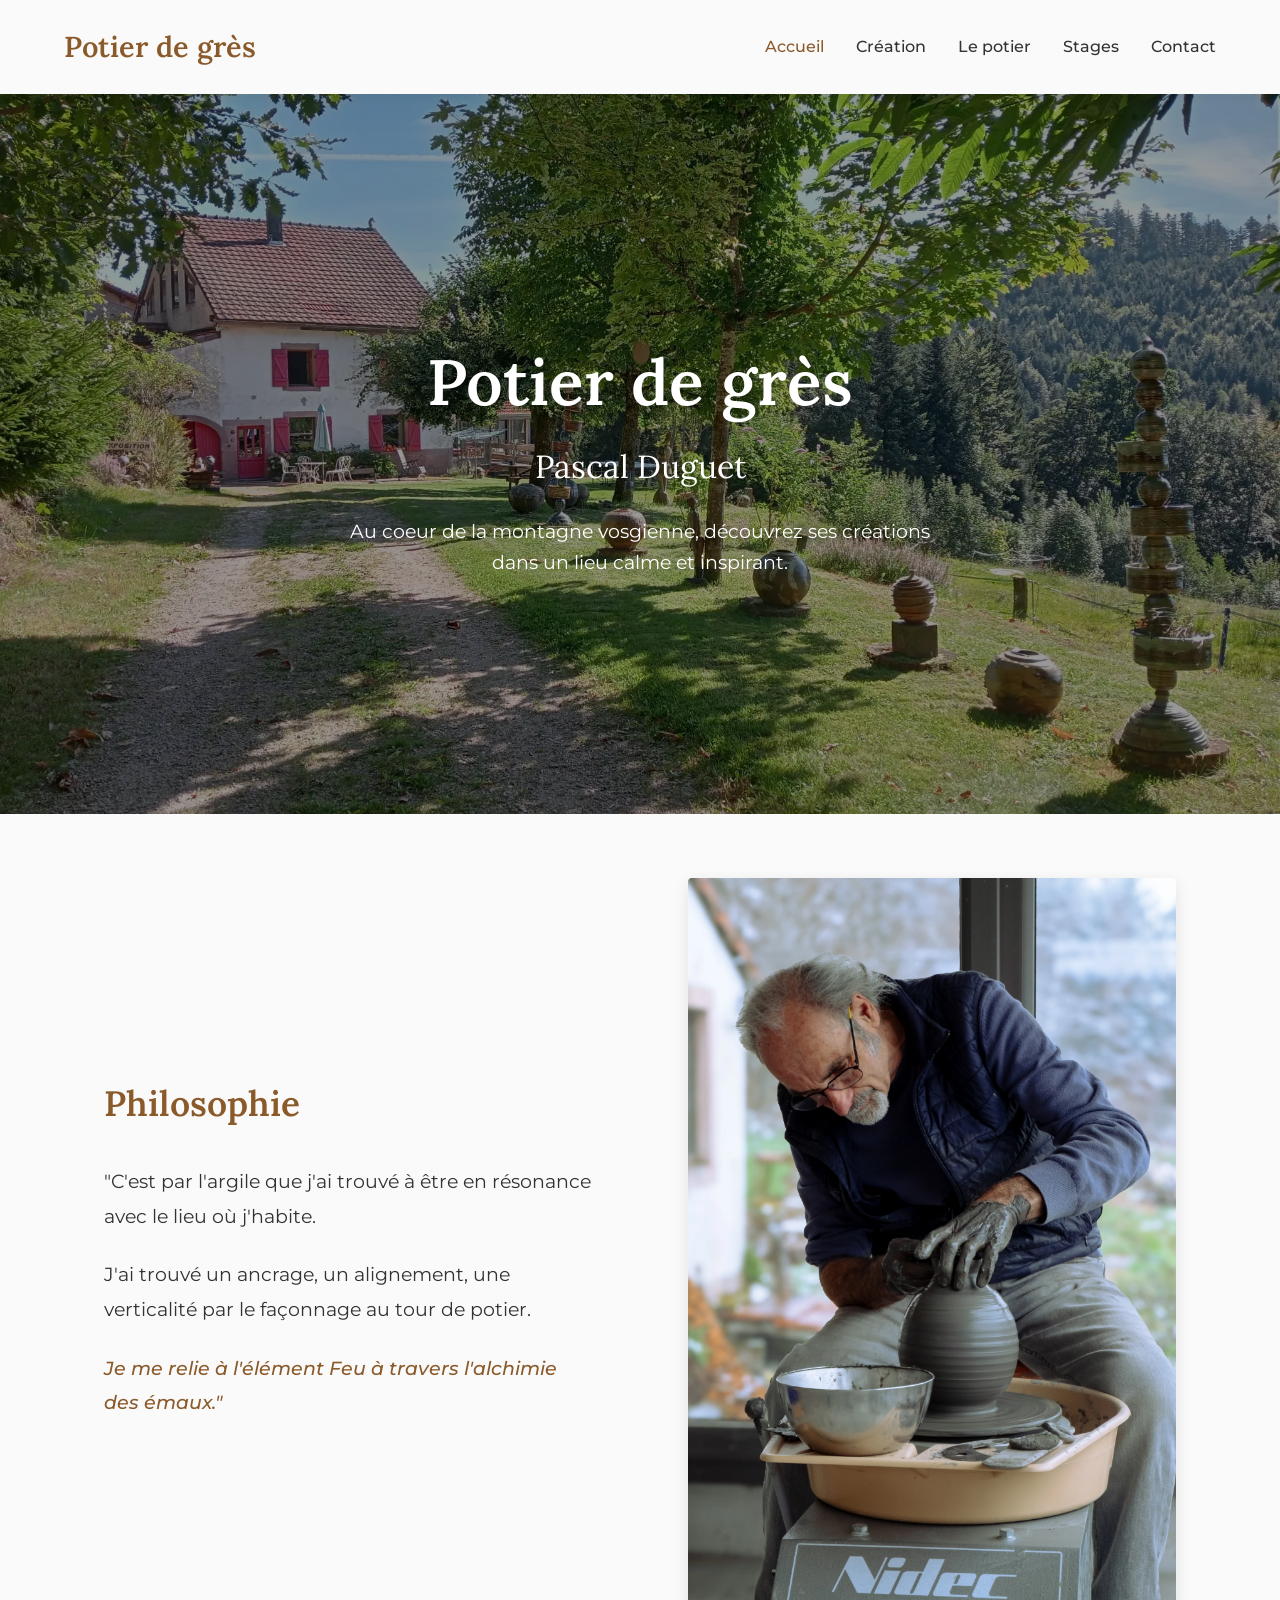
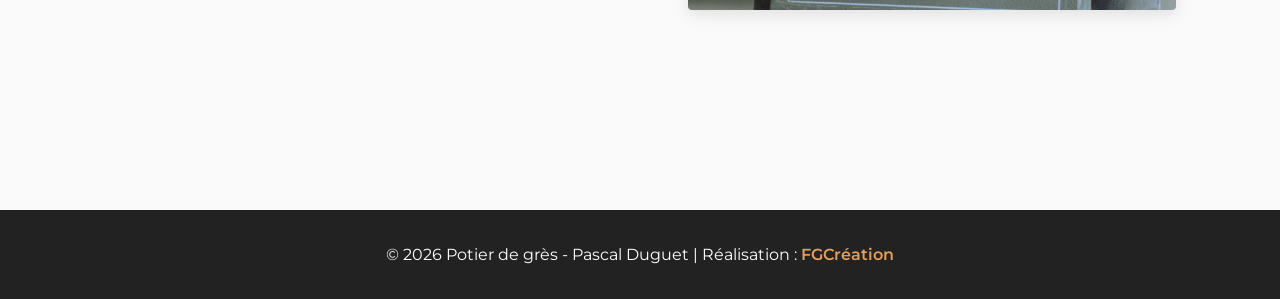
<file: index.html>
<!doctype html>
<html lang="fr">
  <head>
    <meta charset="UTF-8" />
    <meta name="viewport" content="width=device-width, initial-scale=1.0" />
    <meta
      name="google-site-verification"
      content="J8Ce5PyjNcm_m3KuXxHTy6TBnriRTTgAE74QTmac-do"
    />
    <title>
      Pascal Duguet | Potier de grès & Céramique dans les Vosges (Le Tholy)
    </title>
    <meta
      name="description"
      content="Découvrez l'atelier de Pascal Duguet, potier de grès au cœur des Vosges. Créations artisanales uniques, cuissons au bois Anagama, Oyas pour le jardin et exposition permanente."
    />
    <link rel="stylesheet" href="styles.css" />
  </head>
  <body>
    <header>
      <div class="logo">Potier de grès</div>
      <button class="burger-menu">☰</button>
      <nav>
        <ul>
          <li><a href="index.html" class="active">Accueil</a></li>
          <li><a href="creation.html">Création</a></li>
          <li><a href="potier.html">Le potier</a></li>
          <li><a href="stages.html">Stages</a></li>
          <li><a href="contact.html">Contact</a></li>
        </ul>
      </nav>
    </header>

    <main>
      <section class="hero">
        <h1>Potier de grès</h1>
        <h2>Pascal Duguet</h2>
        <p class="editable">
          Au coeur de la montagne vosgienne, découvrez ses créations dans un
          lieu calme et inspirant.
        </p>
      </section>

      <div class="container">
        <section class="split-section">
          <div
            style="
              padding-right: 2rem;
              display: flex;
              flex-direction: column;
              justify-content: center;
            "
          >
            <h2
              class="editable"
              style="
                color: var(--primary-color);
                margin-bottom: 2rem;
                font-size: 2.2rem;
              "
            >
              Philosophie
            </h2>

            <div
              class="editable"
              style="
                font-size: 1.2rem;
                line-height: 1.8;
                color: var(--text-color);
              "
            >
              <p style="margin-bottom: 1.5rem">
                "C'est par l'argile que j'ai trouvé à être en résonance avec le
                lieu où j'habite.
              </p>
              <p style="margin-bottom: 1.5rem">
                J'ai trouvé un ancrage, un alignement, une verticalité par le
                façonnage au tour de potier.
              </p>
              <p
                style="
                  font-style: italic;
                  font-weight: 500;
                  color: var(--primary-color);
                "
              >
                Je me relie à l'élément Feu à travers l'alchimie des émaux."
              </p>
            </div>
          </div>

          <div class="image-container">
            <img
              src="assets/Photos site internet/mr_duduet_2_resultat.webp"
              alt="Création en grès"
            />
          </div>
        </section>
      </div>
    </main>

    <footer>
      <p>
        © 2026 Potier de grès - Pascal Duguet | Réalisation :
        <a
          href="https://fgcreation.eu"
          target="_blank"
          rel="noopener noreferrer"
          class="lien-fg"
          >FGCréation</a
        >
      </p>
    </footer>

    <script src="script.js"></script>
  </body>
</html>
</file>
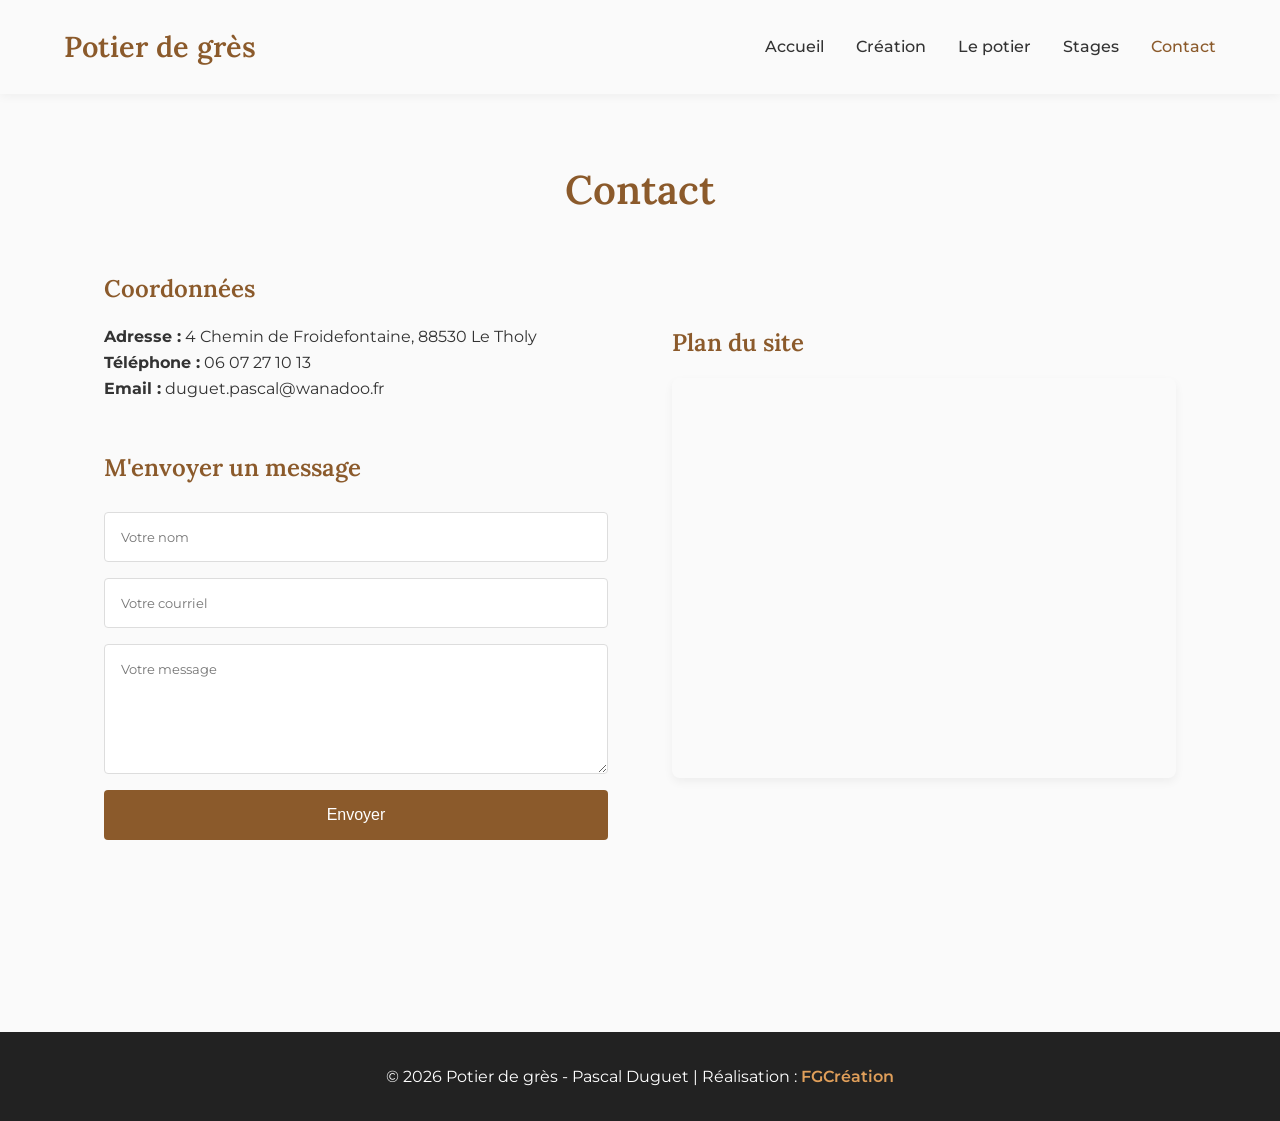
<file: contact.html>
<!doctype html>
<html lang="fr">
  <head>
    <meta charset="UTF-8" />
    <meta name="viewport" content="width=device-width, initial-scale=1.0" />
   <title>Contact & Plan d'accès à l'atelier | Pascal Duguet, Le Tholy</title>
    <meta name="description" content="Contactez Pascal Duguet pour vos commandes d'Oyas ou pour réserver un stage de poterie. Retrouvez le plan d'accès à l'atelier situé au 4 Chemin de Froidefontaine, 88530 Le Tholy." />
    <link rel="stylesheet" href="styles.css" />
  </head>
  <body>
    <header>
      <div class="logo">Potier de grès</div>
      <button class="burger-menu">☰</button>
      <nav>
        <ul>
          <li><a href="index.html">Accueil</a></li>
          <li><a href="creation.html">Création</a></li>
          <li><a href="potier.html">Le potier</a></li>
          <li><a href="stages.html">Stages</a></li>
          <li><a href="contact.html" class="active">Contact</a></li>
        </ul>
      </nav>
    </header>

    <main class="container">
      <h1 class="section-title">Contact</h1>

      <div class="split-section">
        <div>
          <div style="margin-bottom: 3rem">
            <h2 style="color: var(--primary-color)">Coordonnées</h2>
            <p><strong>Adresse :</strong> 4 Chemin de Froidefontaine, 88530 Le Tholy</p>
            <p><strong>Téléphone :</strong> 06 07 27 10 13</p>
            <p><strong>Email :</strong> duguet.pascal@wanadoo.fr</p>
          </div>

         <h2 class="contact-title">M'envoyer un message</h2>

<form name="contact-general" method="POST" data-netlify="true" action="/" netlify-honeypot="bot-field">

  <p class="hidden-honeypot">
    <label>Ne remplissez pas ce champ si vous êtes humain : <input name="bot-field" /></label>
  </p>

  <input type="text" name="nom" placeholder="Votre nom" required maxlength="100" />
  <input type="email" name="email" placeholder="Votre courriel" required maxlength="150" />
  <textarea name="message" placeholder="Votre message" required maxlength="2000" rows="6"></textarea>

  <button type="submit">Envoyer</button>

</form>
        </div>

        
      <div style="height: 100%; min-height: 400px;">
        <h2 style="color: var(--primary-color);">Plan du site</h2>
        
        <iframe 
          src="https://maps.google.com/maps?q=Duguet+Pascal,+4+Chem.+de+Froidefontaine,+88530+Le+Tholy&t=&z=14&ie=UTF8&iwloc=&output=embed" 
          width="100%" 
          height="400" 
          style="border:0; border-radius: 8px; box-shadow: 0 4px 10px rgba(0,0,0,0.05);" 
          allowfullscreen="" 
          loading="lazy" 
          referrerpolicy="no-referrer-when-downgrade">
        </iframe>
        
      </div>
    </main>

    <footer>
  <p>
    © 2026 Potier de grès - Pascal Duguet | Réalisation : 
    <a href="https://fgcreation.eu" target="_blank" rel="noopener noreferrer" class="lien-fg">FGCréation</a>
  </p>
</footer>

    <script src="script.js"></script>
  </body>
</html>
</file>
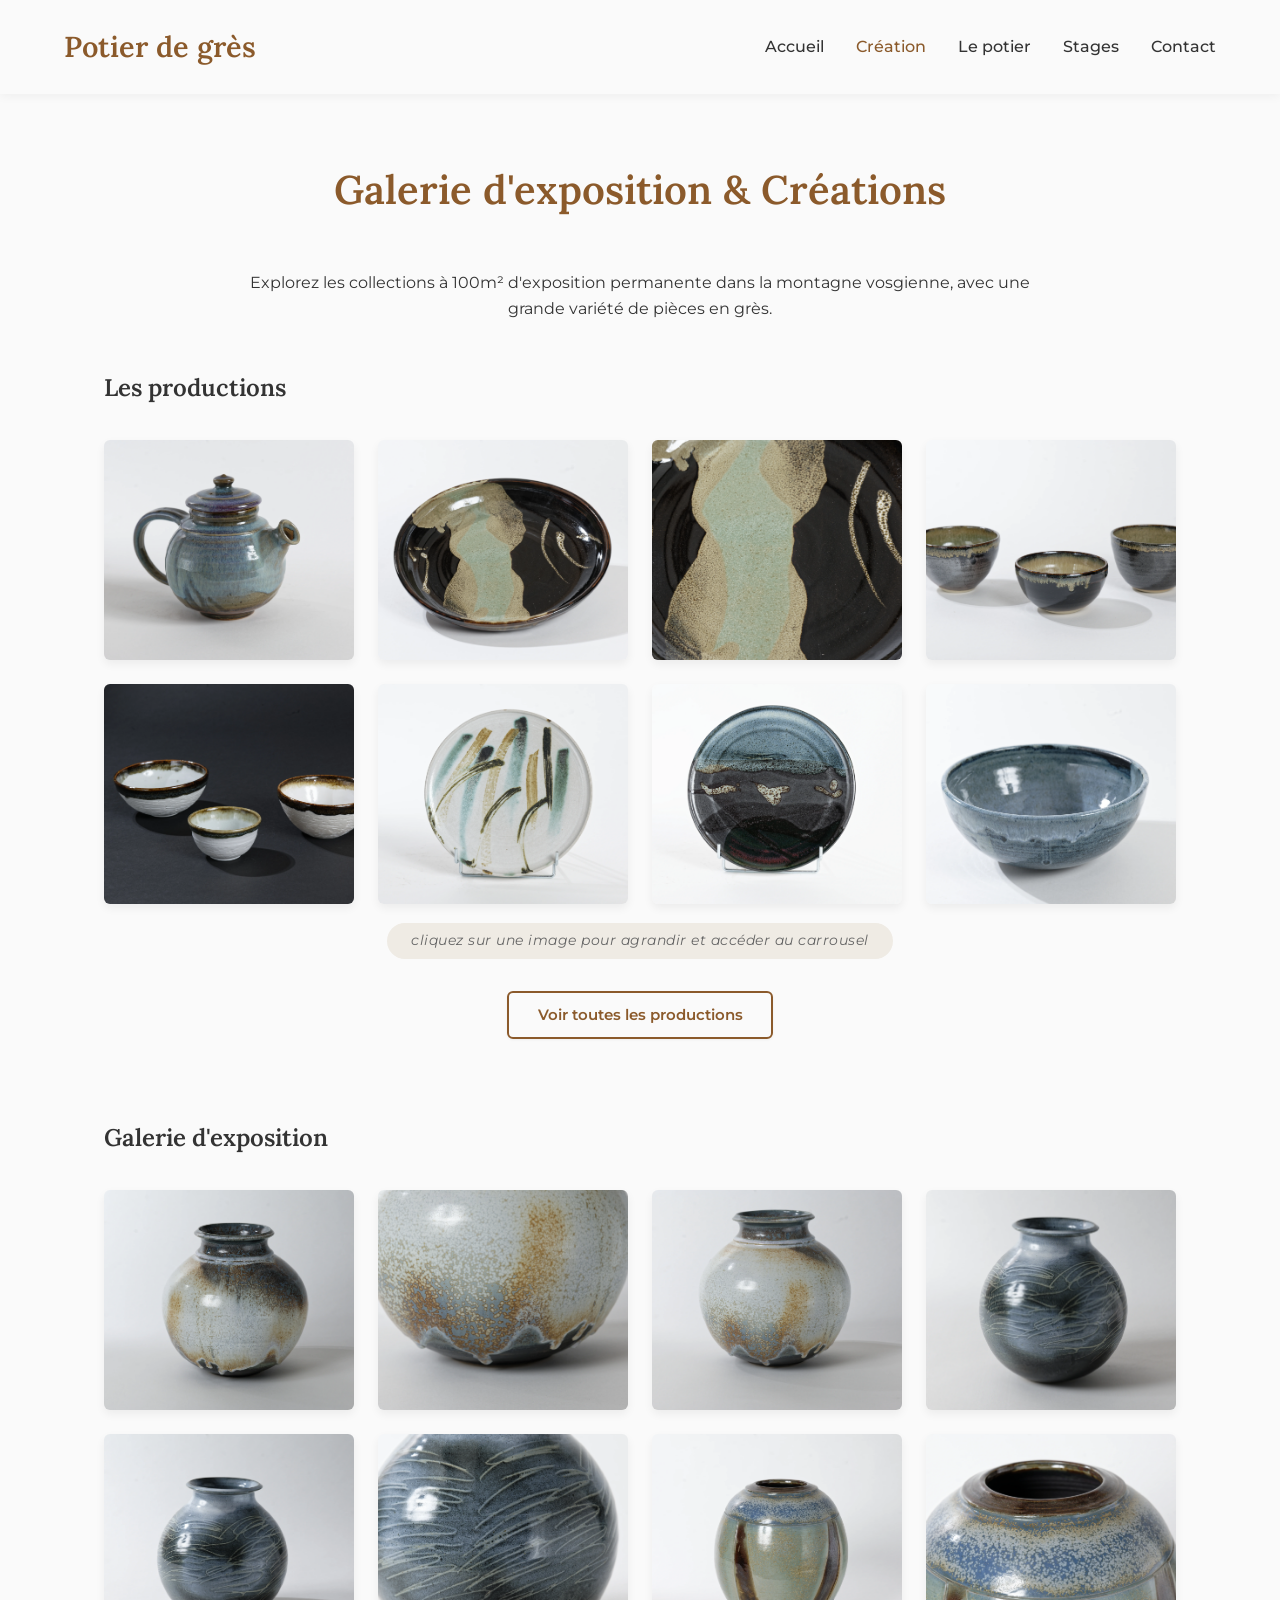
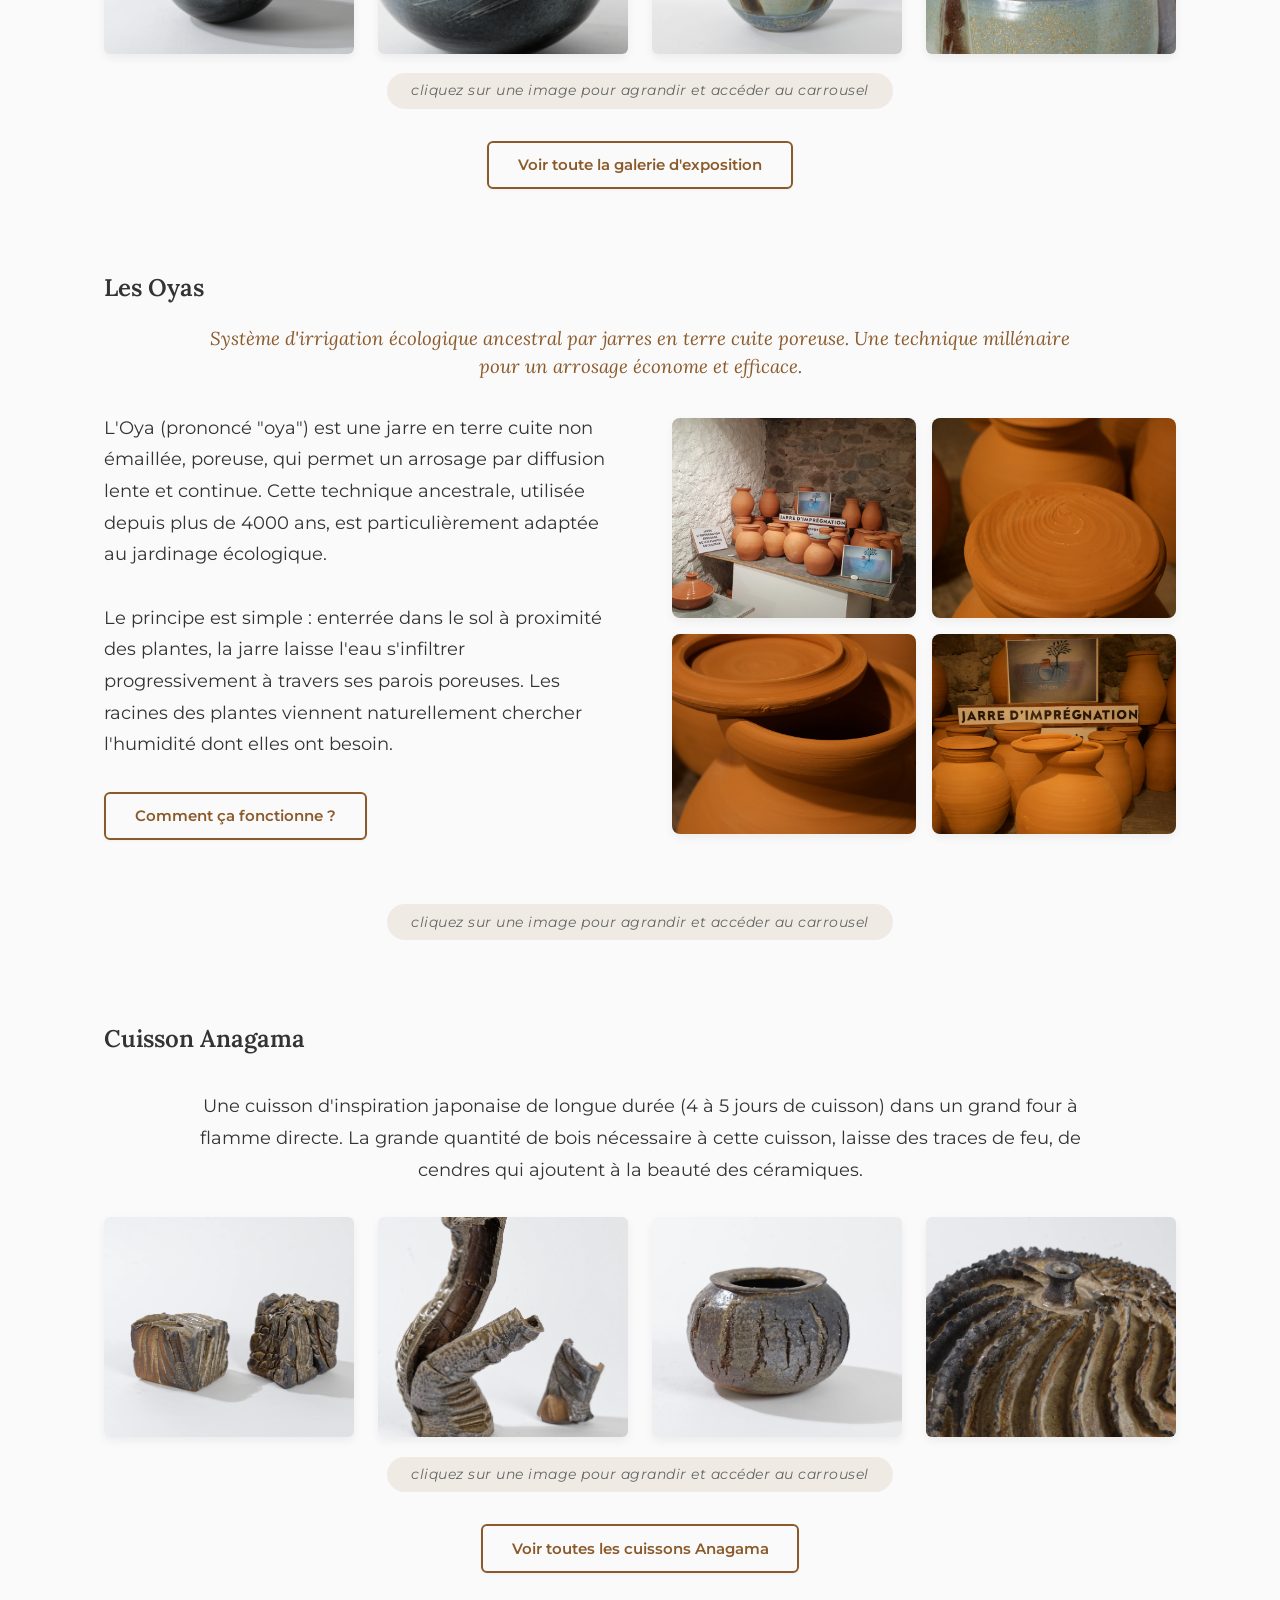
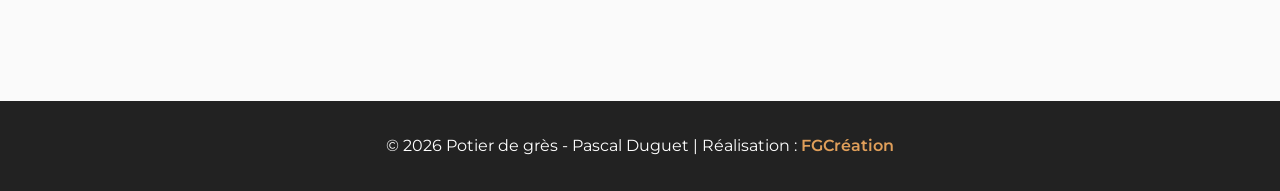
<file: creation.html>
<!doctype html>
<html lang="fr">
  <head>
    <meta charset="UTF-8" />
    <meta name="viewport" content="width=device-width, initial-scale=1.0" />
    <title>Créations & Galerie d'exposition | Pascal Duguet, Potier (88)</title>
    <meta
      name="description"
      content="Explorez 100m² d'exposition de poteries dans la montagne vosgienne. Pièces utilitaires en grès, jarres d'irrigation écologiques (Oyas) et œuvres issues de cuisson Anagama."
    />
    <link rel="stylesheet" href="styles.css" />
  </head>
  <body>
    <header>
      <div class="logo">Potier de grès</div>
      <button class="burger-menu">☰</button>
      <nav>
        <ul>
          <li><a href="index.html">Accueil</a></li>
          <li><a href="creation.html" class="active">Création</a></li>
          <li><a href="potier.html">Le potier</a></li>
          <li><a href="stages.html">Stages</a></li>
          <li><a href="contact.html">Contact</a></li>
        </ul>
      </nav>
    </header>

    <main class="container">
      <h1 class="section-title">Galerie d'exposition & Créations</h1>
      <p
        class="editable"
        style="text-align: center; max-width: 800px; margin: 0 auto 3rem auto"
      >
        Explorez les collections à 100m² d'exposition permanente dans la
        montagne vosgienne, avec une grande variété de pièces en grès.
      </p>

      <section class="creation-section">
        <h2>Les productions</h2>
        <div class="photo-grid-two-rows editable" data-gallery="productions">
          <img
            src="assets/Photos site internet/Productions/Pascal 134_resultat.webp"
            class="gallery-thumb"
            alt="Pièce utilitaire 1"
          />
          <img
            src="assets/Photos site internet/Productions/Pascal 136_resultat.webp"
            class="gallery-thumb"
            alt="Pièce utilitaire 2"
          />
          <img
            src="assets/Photos site internet/Productions/Pascal 141_resultat.webp"
            class="gallery-thumb"
            alt="Pièce utilitaire 3"
          />
          <img
            src="assets/Photos site internet/Productions/Pascal 245_resultat.webp"
            class="gallery-thumb"
            alt="Pièce utilitaire 4"
          />
          <img
            src="assets/Photos site internet/Productions/Pascal 262_resultat.webp"
            class="gallery-thumb"
            alt="Pièce utilitaire 5"
          />
          <img
            src="assets/Photos site internet/Productions/Pascal 166_resultat.webp"
            class="gallery-thumb"
            alt="Pièce utilitaire 6"
          />
          <img
            src="assets/Photos site internet/Productions/Pascal 164_resultat.webp"
            class="gallery-thumb"
            alt="Pièce utilitaire 7"
          />
          <img
            src="assets/Photos site internet/Productions/Pascal 250_resultat.webp"
            class="gallery-thumb"
            alt="Pièce utilitaire 8"
          />
        </div>
        <div class="gallery-info-box">
          <p>cliquez sur une image pour agrandir et accéder au carrousel</p>
        </div>

        <div style="text-align: center; margin-top: 2rem">
          <button id="btn-all-productions" class="btn-popup-trigger">
            Voir toutes les productions
          </button>
        </div>

        <div id="data-all-productions" style="display: none" class="editable">
          <img
            src="assets/Photos site internet/Productions/Pascal 134_resultat.webp"
            alt="Pièce 1"
          />
          <img
            src="assets/Photos site internet/Productions/Pascal 136_resultat.webp"
            alt="Pièce 2"
          />
          <img
            src="assets/Photos site internet/Productions/Pascal 141_resultat.webp"
            alt="Pièce 3"
          />
          <img
            src="assets/Photos site internet/Productions/Pascal 148_resultat.webp"
            alt="Pièce 4"
          />
          <img
            src="assets/Photos site internet/Productions/Pascal 150_resultat.webp"
            alt="Pièce 5"
          />
          <img
            src="assets/Photos site internet/Productions/Pascal 160_resultat.webp"
            alt="Pièce 6"
          />
          <img
            src="assets/Photos site internet/Productions/Pascal 164_resultat.webp"
            alt="Pièce 7"
          />

          <img
            src="assets/Photos site internet/Productions/Pascal 166_resultat.webp"
            alt="Pièce 8"
          />
          <img
            src="assets/Photos site internet/Productions/Pascal 167_resultat.webp"
            alt="Pièce 9"
          />
          <img
            src="assets/Photos site internet/Productions/Pascal 241_resultat.webp"
            alt="Pièce 10"
          />
          <img
            src="assets/Photos site internet/Productions/Pascal 243_resultat.webp"
            alt="Pièce 11"
          />
          <img
            src="assets/Photos site internet/Productions/Pascal 245_resultat.webp"
            alt="Pièce 12"
          />
          <img
            src="assets/Photos site internet/Productions/Pascal 247_resultat.webp"
            alt="Pièce 13"
          />
          <img
            src="assets/Photos site internet/Productions/Pascal 250_resultat.webp"
            alt="Pièce 14"
          />
          <img
            src="assets/Photos site internet/Productions/Pascal 258_resultat.webp"
            alt="Pièce 15"
          />
          <img
            src="assets/Photos site internet/Productions/Pascal 262_resultat.webp"
            alt="Pièce 16"
          />
          <img
            src="assets/Photos site internet/Productions/Pascal 267_resultat.webp"
            alt="Pièce 17"
          />
        </div>
      </section>

      <section class="creation-section" style="margin-top: 5rem">
        <h2>Galerie d'exposition</h2>
        <div class="photo-grid-two-rows editable" data-gallery="exposition">
          <img
            src="assets/Photos site internet/Galerie-Expo/Pascal 083_resultat.webp"
            class="gallery-thumb"
            alt="Exposition permanente 1"
          />
          <img
            src="assets/Photos site internet/Galerie-Expo/Pascal 086_resultat.webp"
            class="gallery-thumb"
            alt="Exposition permanente 2"
          />
          <img
            src="assets/Photos site internet/Galerie-Expo/Pascal 088_resultat.webp"
            class="gallery-thumb"
            alt="Exposition permanente 3"
          />
          <img
            src="assets/Photos site internet/Galerie-Expo/Pascal 093_resultat.webp"
            class="gallery-thumb"
            alt="Exposition permanente 4"
          />
          <img
            src="assets/Photos site internet/Galerie-Expo/Pascal 095_resultat.webp"
            class="gallery-thumb"
            alt="Exposition permanente 5"
          />
          <img
            src="assets/Photos site internet/Galerie-Expo/Pascal 097_resultat.webp"
            class="gallery-thumb"
            alt="Exposition permanente 6"
          />
          <img
            src="assets/Photos site internet/Galerie-Expo/Pascal 100_resultat.webp"
            class="gallery-thumb"
            alt="Exposition permanente 7"
          />
          <img
            src="assets/Photos site internet/Galerie-Expo/Pascal 101_resultat.webp"
            class="gallery-thumb"
            alt="Exposition permanente 8"
          />
        </div>
        <div class="gallery-info-box">
          <p>cliquez sur une image pour agrandir et accéder au carrousel</p>
        </div>

        <div style="text-align: center; margin-top: 2rem">
          <button id="btn-all-exposition" class="btn-popup-trigger">
            Voir toute la galerie d'exposition
          </button>
        </div>

        <div id="data-all-exposition" style="display: none" class="editable">
          <img
            src="assets/Photos site internet/Galerie-Expo/Pascal 083_resultat.webp"
            alt="Expo 1"
          />
          <img
            src="assets/Photos site internet/Galerie-Expo/Pascal 086_resultat.webp"
            alt="Expo 2"
          />
          <img
            src="assets/Photos site internet/Galerie-Expo/Pascal 088_resultat.webp"
            alt="Expo 3"
          />
          <img
            src="assets/Photos site internet/Galerie-Expo/Pascal 093_resultat.webp"
            alt="Expo 4"
          />
          <img
            src="assets/Photos site internet/Galerie-Expo/Pascal 095_resultat.webp"
            alt="Expo 5"
          />
          <img
            src="assets/Photos site internet/Galerie-Expo/Pascal 097_resultat.webp"
            alt="Expo 6"
          />
          <img
            src="assets/Photos site internet/Galerie-Expo/Pascal 100_resultat.webp"
            alt="Expo 7"
          />
          <img
            src="assets/Photos site internet/Galerie-Expo/Pascal 101_resultat.webp"
            alt="Expo 8"
          />
          <img
            src="assets/Photos site internet/Galerie-Expo/Pascal 104_resultat.webp"
            alt="Expo 9"
          />
          <img
            src="assets/Photos site internet/Galerie-Expo/Pascal 110_resultat.webp"
            alt="Expo 10"
          />
          <img
            src="assets/Photos site internet/Galerie-Expo/Pascal 111_resultat.webp"
            alt="Expo 11"
          />
          <img
            src="assets/Photos site internet/Galerie-Expo/Pascal 114_resultat.webp"
            alt="Expo 12"
          />
          <img
            src="assets/Photos site internet/Galerie-Expo/Pascal 116_resultat.webp"
            alt="Expo 13"
          />
          <img
            src="assets/Photos site internet/Galerie-Expo/Pascal 119_resultat.webp"
            alt="Expo 14"
          />
          <img
            src="assets/Photos site internet/Galerie-Expo/Pascal 121_resultat.webp"
            alt="Expo 15"
          />
          <img
            src="assets/Photos site internet/Galerie-Expo/Pascal 126_resultat.webp"
            alt="Expo 16"
          />
          <img
            src="assets/Photos site internet/Galerie-Expo/Pascal 128_resultat.webp"
            alt="Expo 17"
          />
          <img
            src="assets/Photos site internet/Galerie-Expo/Pascal 142_resultat.webp"
            alt="Expo 18"
          />
          <img
            src="assets/Photos site internet/Galerie-Expo/Pascal 145_resultat.webp"
            alt="Expo 19"
          />
          <img
            src="assets/Photos site internet/Galerie-Expo/Pascal 159_resultat.webp"
            alt="Expo 20"
          />
          <img
            src="assets/Photos site internet/Galerie-Expo/Pascal 237_resultat.webp"
            alt="Expo 21"
          />
          <img
            src="assets/Photos site internet/Galerie-Expo/Pascal 270_resultat.webp"
            alt="Expo 22"
          />
          <img
            src="assets/Photos site internet/Galerie-Expo/Pascal 275_resultat.webp"
            alt="Expo 23"
          />
          <img
            src="assets/Photos site internet/Galerie-Expo/Pascal 276_resultat.webp"
            alt="Expo 24"
          />
          <img
            src="assets/Photos site internet/Galerie-Expo/Pascal 277_resultat.webp"
            alt="Expo 25"
          />
        </div>
      </section>

      <section class="creation-section" style="margin-top: 5rem">
        <h2>Les Oyas</h2>
        <h3
          class="editable"
          style="
            text-align: center;
            max-width: 900px;
            margin: 1rem auto 2rem auto;
            font-style: italic;
            color: var(--primary-color);
            font-weight: 400;
            line-height: 1.5;
          "
        >
          Système d'irrigation écologique ancestral par jarres en terre cuite
          poreuse. Une technique millénaire pour un arrosage économe et
          efficace.
        </h3>

        <div
          class="split-section"
          style="margin-top: 2rem; align-items: center"
        >
          <div class="editable" style="font-size: 1.1rem; line-height: 1.8">
            <p>
              L'Oya (prononcé "oya") est une jarre en terre cuite non émaillée,
              poreuse, qui permet un arrosage par diffusion lente et continue.
              Cette technique ancestrale, utilisée depuis plus de 4000 ans, est
              particulièrement adaptée au jardinage écologique.
            </p>
            <br />
            <p>
              Le principe est simple : enterrée dans le sol à proximité des
              plantes, la jarre laisse l'eau s'infiltrer progressivement à
              travers ses parois poreuses. Les racines des plantes viennent
              naturellement chercher l'humidité dont elles ont besoin.
            </p>
            <br />
            <button id="open-oya-popup" class="btn-popup-trigger">
              Comment ça fonctionne ?
            </button>
          </div>

          <div class="oya-images-layout editable" data-gallery="oyas">
            <img
              src="assets/Photos site internet/20251114_144117_resultat.webp"
              alt="Exposition Jarres d'imprégnation"
              class="oya-img-item gallery-thumb"
            />
            <img
              src="assets/Photos site internet/oya_1_resultat.webp"
              alt="Oya vu de dessus"
              class="oya-img-item gallery-thumb"
            />
            <img
              src="assets/Photos site internet/oya_2_resultat.webp"
              alt="Oya ouvert avec couvercle"
              class="oya-img-item gallery-thumb"
            />
            <img
              src="assets/Photos site internet/oya_3_resultat.webp"
              alt="Collection d'Oyas"
              class="oya-img-item gallery-thumb"
            />
          </div>
        </div>
        <div class="gallery-info-box">
          <p>cliquez sur une image pour agrandir et accéder au carrousel</p>
        </div>
      </section>

      <section class="creation-section" style="margin-top: 5rem">
        <h2>Cuisson Anagama</h2>
        <div
          class="editable"
          style="
            margin-top: 2rem;
            margin-bottom: 2rem;
            font-size: 1.1rem;
            line-height: 1.8;
            max-width: 900px;
            margin-left: auto;
            margin-right: auto;
            text-align: center;
          "
        >
          <p>
            Une cuisson d'inspiration japonaise de longue durée (4 à 5 jours de
            cuisson) dans un grand four à flamme directe. La grande quantité de
            bois nécessaire à cette cuisson, laisse des traces de feu, de
            cendres qui ajoutent à la beauté des céramiques.
          </p>
        </div>

        <div class="anagama-grid editable" data-gallery="anagama">
          <img
            src="assets/Photos site internet/Anagama/Pascal 170_resultat.webp"
            class="gallery-thumb"
            alt="Four Anagama"
          />
          <img
            src="assets/Photos site internet/Anagama/Pascal 206_resultat.webp"
            class="gallery-thumb"
            alt="Flammes de cuisson"
          />
          <img
            src="assets/Photos site internet/Anagama/Pascal 184_resultat.webp"
            class="gallery-thumb"
            alt="Détournement des cendres"
          />
          <img
            src="assets/Photos site internet/Anagama/Pascal 199_resultat.webp"
            class="gallery-thumb"
            alt="Sortie de four Anagama"
          />
        </div>
        <div class="gallery-info-box">
          <p>cliquez sur une image pour agrandir et accéder au carrousel</p>
        </div>

        <div style="text-align: center; margin-top: 2rem">
          <button id="btn-all-anagama" class="btn-popup-trigger">
            Voir toutes les cuissons Anagama
          </button>
        </div>

        <div id="data-all-anagama" style="display: none" class="editable">
          <img
            src="assets/Photos site internet/Anagama/Pascal 170_resultat.webp"
            alt="Anagama 1"
          />
          <img
            src="assets/Photos site internet/Anagama/Pascal 176_resultat.webp"
            alt="Anagama 2"
          />
          <img
            src="assets/Photos site internet/Anagama/Pascal 178_resultat.webp"
            alt="Anagama 3"
          />

          <img
            src="assets/Photos site internet/Anagama/Pascal 180_resultat.webp"
            alt="Anagama 4"
          />
          <img
            src="assets/Photos site internet/Anagama/Pascal 181_resultat.webp"
            alt="Anagama 5"
          />
          <img
            src="assets/Photos site internet/Anagama/Pascal 184_resultat.webp"
            alt="Anagama 6"
          />
          <img
            src="assets/Photos site internet/Anagama/Pascal 186_resultat.webp"
            alt="Anagama 7"
          />
          <img
            src="assets/Photos site internet/Anagama/Pascal 188_resultat.webp"
            alt="Anagama 8"
          />
          <img
            src="assets/Photos site internet/Anagama/Pascal 193_resultat.webp"
            alt="Anagama 9"
          />
          <img
            src="assets/Photos site internet/Anagama/Pascal 196_resultat.webp"
            alt="Anagama 10"
          />
          <img
            src="assets/Photos site internet/Anagama/Pascal 199_resultat.webp"
            alt="Anagama 11"
          />
          <img
            src="assets/Photos site internet/Anagama/Pascal 200_resultat.webp"
            alt="Anagama 12"
          />
          <img
            src="assets/Photos site internet/Anagama/Pascal 206_resultat.webp"
            alt="Anagama 13"
          />
          <img
            src="assets/Photos site internet/Anagama/Pascal 210_resultat.webp"
            alt="Anagama 14"
          />
          <img
            src="assets/Photos site internet/Anagama/Pascal 213_resultat.webp"
            alt="Anagama 15"
          />
          <img
            src="assets/Photos site internet/Anagama/Pascal 220_resultat.webp"
            alt="Anagama 16"
          />
          <img
            src="assets/Photos site internet/Anagama/Pascal 223_resultat.webp"
            alt="Anagama 17"
          />
          <img
            src="assets/Photos site internet/Anagama/Pascal 228_resultat.webp"
            alt="Anagama 18"
          />
          <img
            src="assets/Photos site internet/Anagama/Pascal 234_resultat.webp"
            alt="Anagama 19"
          />
          <img
            src="assets/Photos site internet/Anagama/Pascal 236_resultat.webp"
            alt="Anagama 20"
          />
        </div>
      </section>
    </main>

    <div id="oya-popup-modal" class="popup-modal">
      <div class="popup-content">
        <span class="close-popup">&times;</span>
        <div class="editable">
          <h2>Comment ça fonctionne ?</h2>
          <div class="popup-body-text">
            <p>
              <strong>1. Installation :</strong> Enterrez l'Oya dans le sol, en
              laissant dépasser le col de quelques centimètres. Placez-le au
              centre de vos plantations.
            </p>
            <p>
              <strong>2. Remplissage :</strong> Remplissez la jarre d'eau et
              fermez-la avec son couvercle pour éviter l'évaporation et empêcher
              les insectes d'y tomber.
            </p>
            <p>
              <strong>3. Diffusion :</strong> L'eau s'infiltre lentement à
              travers les parois poreuses de la terre cuite, créant une zone
              d'humidité constante autour de l'Oya.
            </p>
            <p>
              <strong>4. Absorption :</strong> Les racines des plantes viennent
              naturellement chercher l'eau dont elles ont besoin, selon leurs
              besoins réels.
            </p>
            <div
              style="
                background-color: var(--bg-secondary);
                padding: 1rem;
                border-radius: 6px;
                margin-top: 1.5rem;
                text-align: center;
              "
            >
              <p style="color: var(--primary-color); margin-bottom: 0">
                <strong>Économie :</strong> Jusqu'à 70% d'eau économisée et un
                remplissage tous les 3 à 7 jours !
              </p>
            </div>
          </div>
          <div style="text-align: center; margin-top: 2.5rem">
            <a href="contact.html" class="popup-contact-btn"
              >Nous contacter pour commander</a
            >
          </div>
        </div>
      </div>
    </div>

    <div id="image-modal" class="modal">
      <span class="close-modal">&times;</span>
      <button class="modal-nav-btn prev-modal-btn">❮</button>
      <div class="modal-image-wrapper">
        <img class="modal-content" id="modal-img" alt="Image agrandie" />
        <div id="modal-caption"></div>
      </div>
      <button class="modal-nav-btn next-modal-btn">❯</button>
    </div>

    <footer>
      <p>
        © 2026 Potier de grès - Pascal Duguet | Réalisation :
        <a
          href="https://fgcreation.eu"
          target="_blank"
          rel="noopener noreferrer"
          class="lien-fg"
          >FGCréation</a
        >
      </p>
    </footer>

    <script src="script.js"></script>
  </body>
</html>
</file>
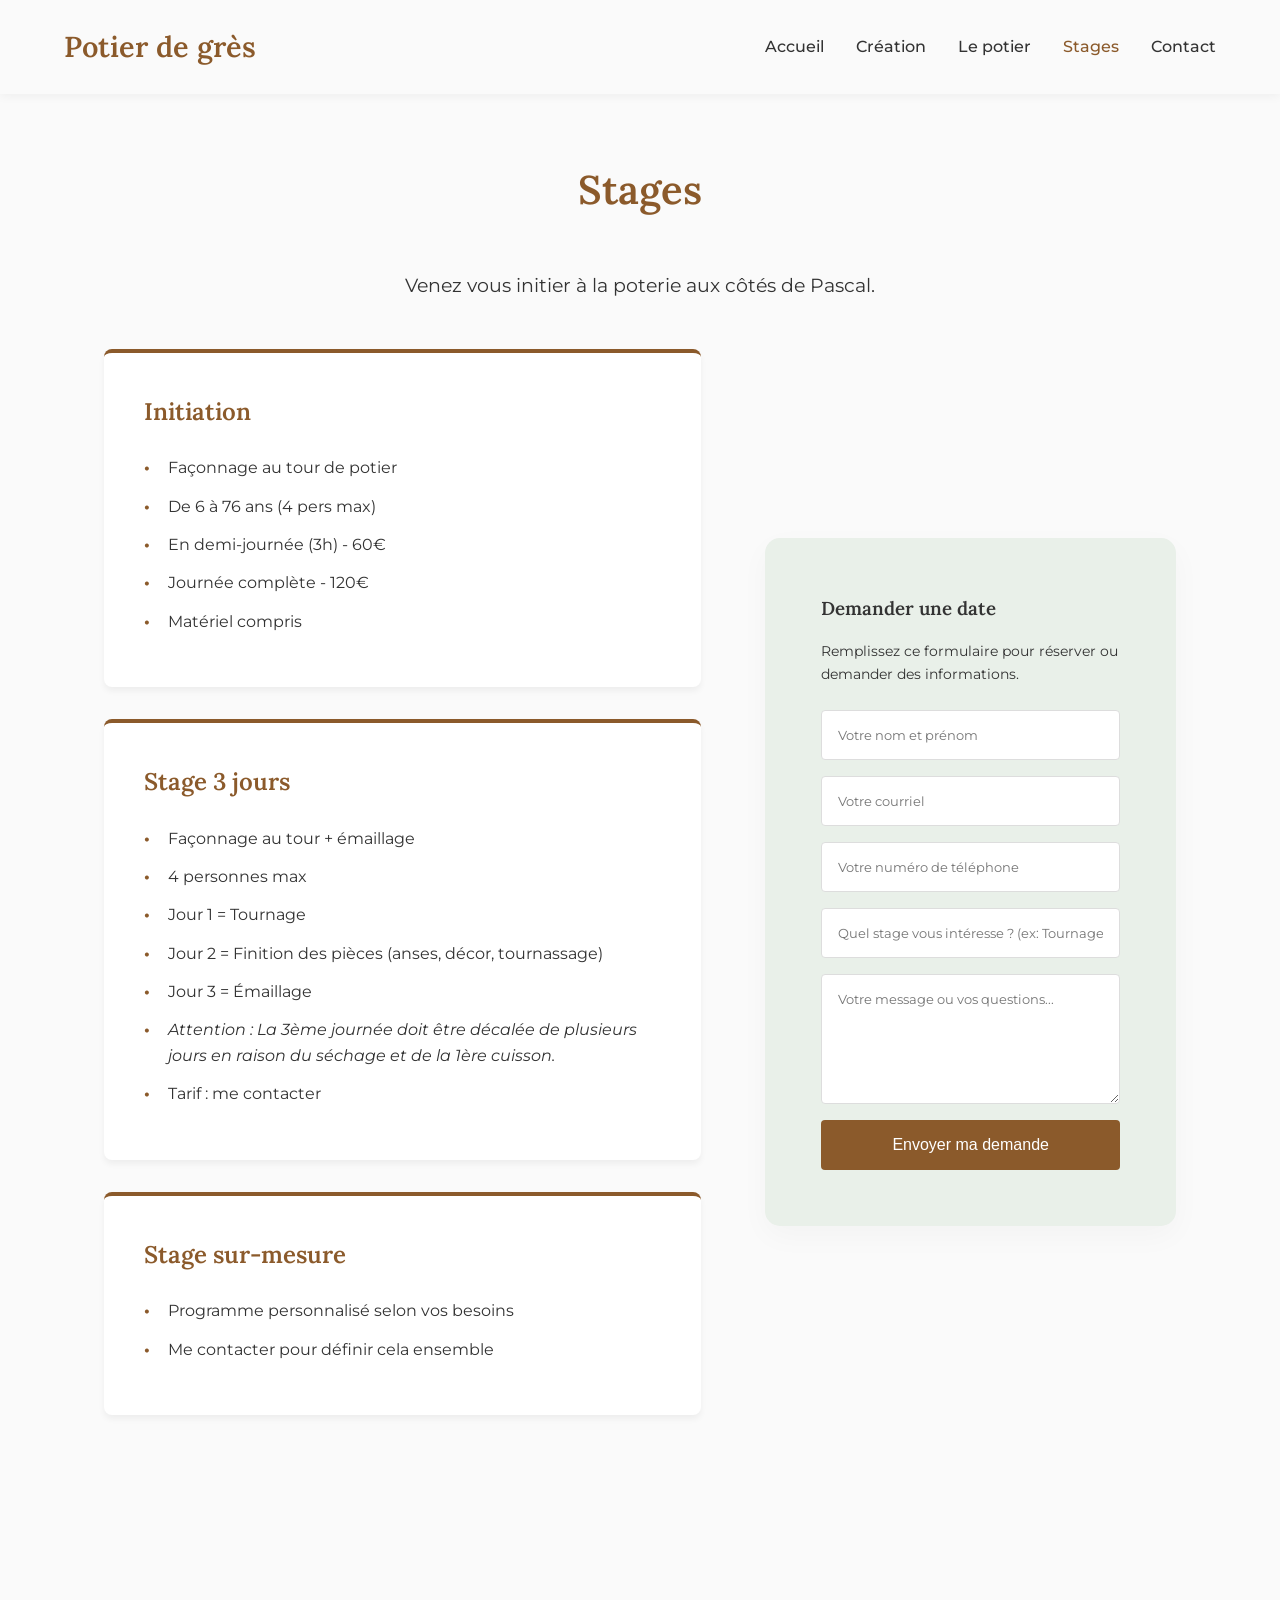
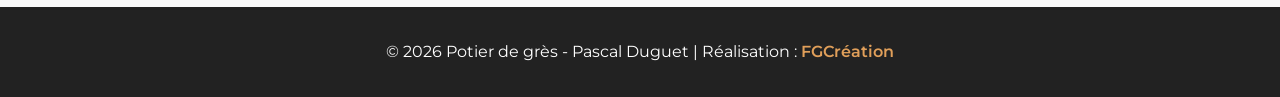
<file: stages.html>
<!doctype html>
<html lang="fr">
  <head>
    <meta charset="UTF-8" />
    <meta name="viewport" content="width=device-width, initial-scale=1.0" />
    <title>Stages de poterie & Initiation au tournage | Le Tholy, Vosges</title>
    <meta
      name="description"
      content="Initiez-vous à la céramique avec Pascal Duguet. Stages de poterie à la carte, initiation au tour de potier et émaillage pour petits et grands dans les Vosges."
    />
    <link rel="stylesheet" href="styles.css" />
  </head>
  <body>
    <header>
      <div class="logo">Potier de grès</div>
      <button class="burger-menu">☰</button>
      <nav>
        <ul>
          <li><a href="index.html">Accueil</a></li>
          <li><a href="creation.html">Création</a></li>
          <li><a href="potier.html">Le potier</a></li>
          <li><a href="stages.html" class="active">Stages</a></li>
          <li><a href="contact.html">Contact</a></li>
        </ul>
      </nav>
    </header>

    <main class="container">
      <h1 class="section-title">Stages</h1>
      <p style="text-align: center; font-size: 1.2rem; margin-bottom: 3rem">
        Venez vous initier à la poterie aux côtés de Pascal.
      </p>

      <div class="split-section">
        <div style="flex: 2">
          <div class="stages-grid">
            <div class="stage-card">
              <h3>Initiation</h3>
              <ul>
                <li>Façonnage au tour de potier</li>
                <li>De 6 à 76 ans (4 pers max)</li>
                <li>En demi-journée (3h) - 60€</li>
                <li>Journée complète - 120€</li>
                <li>Matériel compris</li>
              </ul>
            </div>

            <div class="stage-card">
              <h3>Stage 3 jours</h3>
              <ul class="editable">
                <li>Façonnage au tour + émaillage</li>
                <li>4 personnes max</li>
                <li>Jour 1 = Tournage</li>
                <li>
                  Jour 2 = Finition des pièces (anses, décor, tournassage)
                </li>
                <li>Jour 3 = Émaillage</li>
                <li>
                  <em
                    >Attention : La 3ème journée doit être décalée de plusieurs
                    jours en raison du séchage et de la 1ère cuisson.</em
                  >
                </li>
                <li>Tarif : me contacter</li>
              </ul>
            </div>

            <div class="stage-card">
              <h3>Stage sur-mesure</h3>
              <ul class="editable">
                <li>Programme personnalisé selon vos besoins</li>
                <li>Me contacter pour définir cela ensemble</li>
              </ul>
            </div>
          </div>
        </div>

        <div style="flex: 1; background-color: #e9f0e9" class="text-box">
          <h3>Demander une date</h3>
          <p style="margin-bottom: 1.5rem; font-size: 0.9rem">
            Remplissez ce formulaire pour réserver ou demander des informations.
          </p>

          <form
            name="contact-stage"
            method="POST"
            data-netlify="true"
            action="/"
            netlify-honeypot="bot-field"
          >
            <p class="hidden-honeypot">
              <label
                >Ne remplissez pas ce champ si vous êtes humain :
                <input name="bot-field"
              /></label>
            </p>

            <input
              type="text"
              name="nom"
              placeholder="Votre nom et prénom"
              required
              maxlength="100"
            />

            <input
              type="email"
              name="email"
              placeholder="Votre courriel"
              required
              maxlength="150"
            />

            <input
              type="tel"
              name="telephone"
              placeholder="Votre numéro de téléphone"
              maxlength="20"
            />

            <input
              type="text"
              name="stage_choisi"
              placeholder="Quel stage vous intéresse ? (ex: Tournage week-end)"
              maxlength="100"
            />

            <textarea
              name="message"
              placeholder="Votre message ou vos questions..."
              required
              maxlength="2000"
              rows="6"
            ></textarea>

            <button type="submit">Envoyer ma demande</button>
          </form>
        </div>
      </div>
    </main>

    <footer>
      <p>
        © 2026 Potier de grès - Pascal Duguet | Réalisation :
        <a
          href="https://fgcreation.eu"
          target="_blank"
          rel="noopener noreferrer"
          class="lien-fg"
          >FGCréation</a
        >
      </p>
    </footer>

    <script src="script.js"></script>
  </body>
</html>
</file>
<file: styles.css>
/* styles.css */
@import url("https://fonts.googleapis.com/css2?family=Lora:ital,wght@0,400;0,600;1,400&family=Montserrat:wght@300;400;500&display=swap");

:root {
  --primary-color: #8b5a2b; /* Couleur Terre/Grès */
  --bg-color: #fafafa;
  --bg-secondary: #efebe4;
  --text-color: #333333;
  --text-light: #666666;
  --font-title: "Lora", serif;
  --font-text: "Montserrat", sans-serif;
}

* {
  margin: 0;
  padding: 0;
  box-sizing: border-box;
}

body {
  font-family: var(--font-text);
  color: var(--text-color);
  background-color: var(--bg-color);
  line-height: 1.6;
}

h1,
h2,
h3 {
  font-family: var(--font-title);
  font-weight: 600;
  margin-bottom: 1rem;
}

a {
  text-decoration: none;
  color: inherit;
}

/* --- HEADER & NAVIGATION --- */
header {
  background-color: var(--bg-color);
  padding: 1.5rem 5%;
  display: flex;
  justify-content: space-between;
  align-items: center;
  box-shadow: 0 2px 10px rgba(0, 0, 0, 0.05);
  position: sticky;
  top: 0;
  z-index: 1000;
}

.logo {
  font-family: var(--font-title);
  font-size: 1.8rem;
  font-weight: 600;
  color: var(--primary-color);
}

nav ul {
  list-style: none;
  display: flex;
  gap: 2rem;
}

nav a {
  font-weight: 500;
  transition: color 0.3s;
}

nav a:hover,
nav a.active {
  color: var(--primary-color);
}

.burger-menu {
  display: none;
  font-size: 2rem;
  cursor: pointer;
  background: none;
  border: none;
  color: var(--text-color);
}

/* --- LAYOUT GLOBAL --- */
.container {
  max-width: 1200px;
  margin: 0 auto;
  padding: 4rem 5%;
}

.section-title {
  text-align: center;
  font-size: 2.5rem;
  margin-bottom: 3rem;
  color: var(--primary-color);
}

/* --- HERO SECTION (Accueil) --- */
.hero {
  height: 80vh;
  background-image:
    linear-gradient(rgba(0, 0, 0, 0.4), rgba(0, 0, 0, 0.4)),
    url("assets/Photos site internet/maison_1_resultat.webp");
  background-size: cover;
  background-position: center;
  display: flex;
  flex-direction: column;
  justify-content: center;
  align-items: center;
  text-align: center;
  color: white;
  padding: 0 20px;
}

.hero h1 {
  font-size: 4rem;
  margin-bottom: 0.5rem;
}

.hero h2 {
  font-size: 2rem;
  font-weight: 400;
  margin-bottom: 1.5rem;
}

.hero p {
  font-size: 1.2rem;
  max-width: 600px;
}

/* --- SECTIONS SPÉCIFIQUES --- */
.split-section {
  display: flex;
  align-items: center;
  gap: 4rem;
  margin-bottom: 4rem;
}

.split-section > * {
  flex: 1;
}

.image-container img {
  width: 100%;
  height: auto;
  border-radius: 4px;
  box-shadow: 0 5px 15px rgba(0, 0, 0, 0.1);
}

.text-box {
  background-color: #f0e9f2;
  padding: 3.5rem;
  border-radius: 15px;
  box-shadow: 0 10px 30px rgba(0, 0, 0, 0.03);
}

/* --- NOUVELLES GRILLES PHOTO EN DEUX LIGNES (Création) --- */
.photo-grid-two-rows {
  display: grid;
  grid-template-columns: repeat(4, 1fr); /* 4 photos par ligne */
  gap: 1.5rem;
  margin-top: 2rem;
}

.gallery-thumb {
  width: 100%;
  height: 220px; /* Taille réduite et harmonieuse */
  object-fit: cover;
  border-radius: 6px;
  box-shadow: 0 4px 10px rgba(0, 0, 0, 0.06);
  transition:
    transform 0.3s ease,
    box-shadow 0.3s ease;
}

.gallery-thumb:hover {
  transform: scale(1.03);
  box-shadow: 0 6px 15px rgba(139, 90, 43, 0.2);
}

/* Encadré d'information discret sous les galeries */
.gallery-info-box {
  text-align: center;
  margin-top: 1.2rem;
}

.gallery-info-box p {
  font-family: var(--font-text);
  font-size: 0.9rem;
  color: var(--text-light);
  font-style: italic;
  display: inline-block;
  padding: 0.4rem 1.5rem;
  background-color: var(--bg-secondary);
  border-radius: 20px;
  letter-spacing: 0.5px;
}

/* --- DISPOSITION HARMONIEUSE POUR LES OYAS --- */
.oya-images-layout {
  display: grid;
  grid-template-columns: 1fr 1fr; /* Une grille 2x2 parfaite pour les 4 photos */
  gap: 1rem;
}

.oya-img-item {
  width: 100%;
  height: 200px;
  object-fit: cover;
  border-radius: 8px;
  box-shadow: 0 4px 10px rgba(0, 0, 0, 0.05);
}

/* --- BOUTONS : Popup Oya et "Voir toutes les photos" --- */
/* --- BOUTONS DYNAMIQUES ("Voir toutes les photos", "Popup Oya") --- */
.btn-popup-trigger {
  background-color: transparent;
  border: 2px solid var(--primary-color);
  color: var(--primary-color);
  padding: 0.8rem 1.8rem;
  font-family: var(--font-text);
  font-weight: 600; /* Un peu plus gras pour mieux ressortir */
  font-size: 0.95rem;
  border-radius: 6px; /* Bords très légèrement plus arrondis */
  cursor: pointer;

  /* L'astuce est ici : une transition avec un léger effet d'élasticité */
  transition: all 0.3s cubic-bezier(0.25, 0.8, 0.25, 1);
  box-shadow: 0 1px 3px rgba(0, 0, 0, 0.05);
}

/* L'effet quand la souris passe sur le bouton */
.btn-popup-trigger:hover {
  background-color: var(--primary-color);
  color: white;

  /* 1. Le bouton lévite vers le haut */
  transform: translateY(-4px);

  /* 2. Une belle ombre marron/grès apparaît en dessous */
  box-shadow: 0 8px 20px rgba(139, 90, 43, 0.35);
}

/* L'effet exact au moment où l'on clique */
.btn-popup-trigger:active {
  /* Le bouton s'enfonce physiquement */
  transform: translateY(1px);
  box-shadow: 0 2px 5px rgba(139, 90, 43, 0.2);
}

.btn-popup-trigger:hover {
  background-color: var(--primary-color);
  color: white;
}

/* --- NOUVELLE GRILLE POUR LA CUISSON ANAGAMA --- */
.anagama-grid {
  display: grid;
  grid-template-columns: repeat(4, 1fr); /* 4 colonnes */
  gap: 1.5rem;
  margin-top: 2rem;
}

/* --- FENÊTRE POPUP MODAL (OYAS - COMMENT ÇA FONCTIONNE) --- */
.popup-modal {
  display: none;
  position: fixed;
  z-index: 3000;
  left: 0;
  top: 0;
  width: 100%;
  height: 100%;
  background-color: rgba(0, 0, 0, 0.5);
  justify-content: center;
  align-items: center;
}

.popup-modal.show {
  display: flex;
}

.popup-content {
  background-color: white;
  padding: 3rem;
  border-radius: 12px;
  max-width: 650px;
  width: 90%;
  box-shadow: 0 10px 40px rgba(0, 0, 0, 0.15);
  position: relative;
  animation: slideDown 0.4s ease;
}

@keyframes slideDown {
  from {
    transform: translateY(-30px);
    opacity: 0;
  }
  to {
    transform: translateY(0);
    opacity: 1;
  }
}

.close-popup {
  position: absolute;
  top: 15px;
  right: 20px;
  font-size: 2rem;
  cursor: pointer;
  color: var(--text-light);
  transition: color 0.3s;
}

.close-popup:hover {
  color: var(--primary-color);
}

.popup-content h2 {
  color: var(--primary-color);
  margin-bottom: 1.5rem;
  font-size: 2rem;
  text-align: center;
}

.popup-body-text p {
  margin-bottom: 1.2rem;
  font-size: 1rem;
  line-height: 1.7;
}

.popup-contact-btn {
  display: inline-block;
  background-color: var(--primary-color);
  color: white;
  padding: 0.8rem 2rem;
  border-radius: 4px;
  font-weight: 500;
  transition: background 0.3s;
  text-decoration: none;
}

.popup-contact-btn:hover {
  background-color: #6b4420;
}

/* --- MODAL LIGHTBOX GLOBAL (AVEC CARROUSEL DIRECTIONNEL) --- */
.modal {
  display: none;
  position: fixed;
  z-index: 2500;
  left: 0;
  top: 0;
  width: 100%;
  height: 100%;
  background-color: rgba(0, 0, 0, 0.9);
  justify-content: space-between;
  align-items: center;
  padding: 0 2rem;
}

.modal.show {
  display: flex;
}

.modal-image-wrapper {
  max-width: 80%;
  max-height: 80vh;
  display: flex;
  flex-direction: column;
  align-items: center;
}

.modal-content {
  max-width: 100%;
  max-height: 75vh;
  border-radius: 6px;
  box-shadow: 0 5px 30px rgba(0, 0, 0, 0.5);
}

#modal-caption {
  color: white;
  margin-top: 1rem;
  font-family: var(--font-text);
  font-size: 1rem;
  letter-spacing: 0.5px;
}

.modal-nav-btn {
  background: rgba(255, 255, 255, 0.1);
  border: none;
  color: white;
  font-size: 2.5rem;
  width: 60px;
  height: 60px;
  border-radius: 50%;
  cursor: pointer;
  display: flex;
  justify-content: center;
  align-items: center;
  transition:
    background 0.3s,
    transform 0.2s;
}

.modal-nav-btn:hover {
  background: var(--primary-color);
  transform: scale(1.1);
}

.close-modal {
  position: absolute;
  top: 20px;
  right: 35px;
  color: white;
  font-size: 3.5rem;
  cursor: pointer;
  transition: color 0.3s;
  z-index: 2600;
}

.close-modal:hover {
  color: var(--primary-color);
}

/* --- STAGES & AUTRES STYLES --- */
.stages-grid {
  display: grid;
  grid-template-columns: repeat(auto-fit, minmax(300px, 1fr));
  gap: 2rem;
}

.stage-card {
  background: white;
  padding: 2.5rem;
  border-radius: 8px;
  box-shadow: 0 4px 6px rgba(0, 0, 0, 0.05);
  border-top: 4px solid var(--primary-color);
}

.stage-card h3 {
  color: var(--primary-color);
  font-size: 1.5rem;
}

.stage-card ul {
  list-style-type: none;
  margin-top: 1.5rem;
}

.stage-card li {
  margin-bottom: 0.8rem;
  padding-left: 1.5rem;
  position: relative;
}

.stage-card li::before {
  content: "•";
  color: var(--primary-color);
  position: absolute;
  left: 0;
  font-weight: bold;
}

/* --- FORMULAIRE NETLIFY --- */
form {
  display: flex;
  flex-direction: column;
  gap: 1rem;
}

input,
textarea {
  width: 100%;
  padding: 1rem;
  border: 1px solid #ddd;
  border-radius: 4px;
  font-family: var(--font-text);
}

button[type="submit"] {
  background-color: var(--primary-color);
  color: white;
  border: none;
  padding: 1rem 2rem;
  cursor: pointer;
  font-size: 1rem;
  border-radius: 4px;
  transition: background 0.3s;
}

button[type="submit"]:hover {
  background-color: #6b4420;
}

/* --- FOOTER --- */
footer {
  background-color: #222;
  color: white;
  text-align: center;
  padding: 2rem;
  margin-top: 4rem;
}

/* --- GRILLE PHILOSOPHIE (4 BOX) --- */
.philosophy-grid {
  display: grid;
  grid-template-columns: repeat(2, 1fr); /* 2 colonnes */
  gap: 1.5rem;
  margin-top: 2rem;
}

.philo-box {
  background-color: #e9f0e9;
  padding: 1.5rem;
  border-radius: 8px;
  border-left: 4px solid var(--primary-color);
  box-shadow: 0 4px 6px rgba(0, 0, 0, 0.05);
  transition: transform 0.3s ease;
}

.philo-box:hover {
  transform: translateY(
    -5px
  ); /* Petit effet de soulèvement au passage de la souris */
}

.philo-box h3 {
  font-size: 1.1rem;
  color: var(--primary-color);
  margin-bottom: 0.5rem;
}

.philo-box p {
  font-size: 0.95rem;
  color: var(--text-light);
  margin-bottom: 0;
}

/* --- RESPONSIVE MOBILE --- */
@media (max-width: 768px) {
  .burger-menu {
    display: block;
  }

  nav ul {
    display: none;
    flex-direction: column;
    position: absolute;
    top: 100%;
    left: 0;
    width: 100%;
    background-color: var(--bg-color);
    padding: 2rem;
    box-shadow: 0 10px 10px rgba(0, 0, 0, 0.1);
  }

  nav ul.show {
    display: flex;
  }

  .split-section {
    flex-direction: column;
  }

  .photo-grid-two-rows,
  .anagama-grid {
    grid-template-columns: repeat(2, 1fr); /* 2 photos par ligne sur mobile */
  }

  .oya-images-layout {
    grid-template-columns: 1fr; /* 1 photo par ligne sur téléphone */
  }

  .philosophy-grid {
    grid-template-columns: 1fr; /* 1 colonne sur mobile */
  }

  .modal-nav-btn {
    width: 45px;
    height: 45px;
    font-size: 1.5rem;
  }
}

/* Styles pour la vidéo */
.video-wrapper {
  transition: transform 0.3s ease;
}

.video-wrapper:hover {
  transform: scale(1.02);
}

/* S'assure que le bouton play ne bloque pas le clic */
.play-button {
  pointer-events: none;
  transition: background 0.3s ease;
}

.video-wrapper:hover .play-button {
  background: rgba(255, 0, 0, 1);
}
/* --- SÉCURITÉ FORMULAIRE --- */

/* Cacher le pot de miel anti-robot aux vrais visiteurs */
.hidden-honeypot {
  display: none;
}

/* Couleur du titre du formulaire */
.contact-title {
  color: var(--primary-color);
  margin-bottom: 1.5rem;
}

.lien-fg {
  color: #e09f5a; /* Teinte ambrée/terre cuite qui ressort bien sur fond sombre */
  text-decoration: none;
  font-weight: 600;
  transition: color 0.2s ease;
}

.lien-fg:hover {
  color: #f3be82;
  text-decoration: underline;
}
</file>
